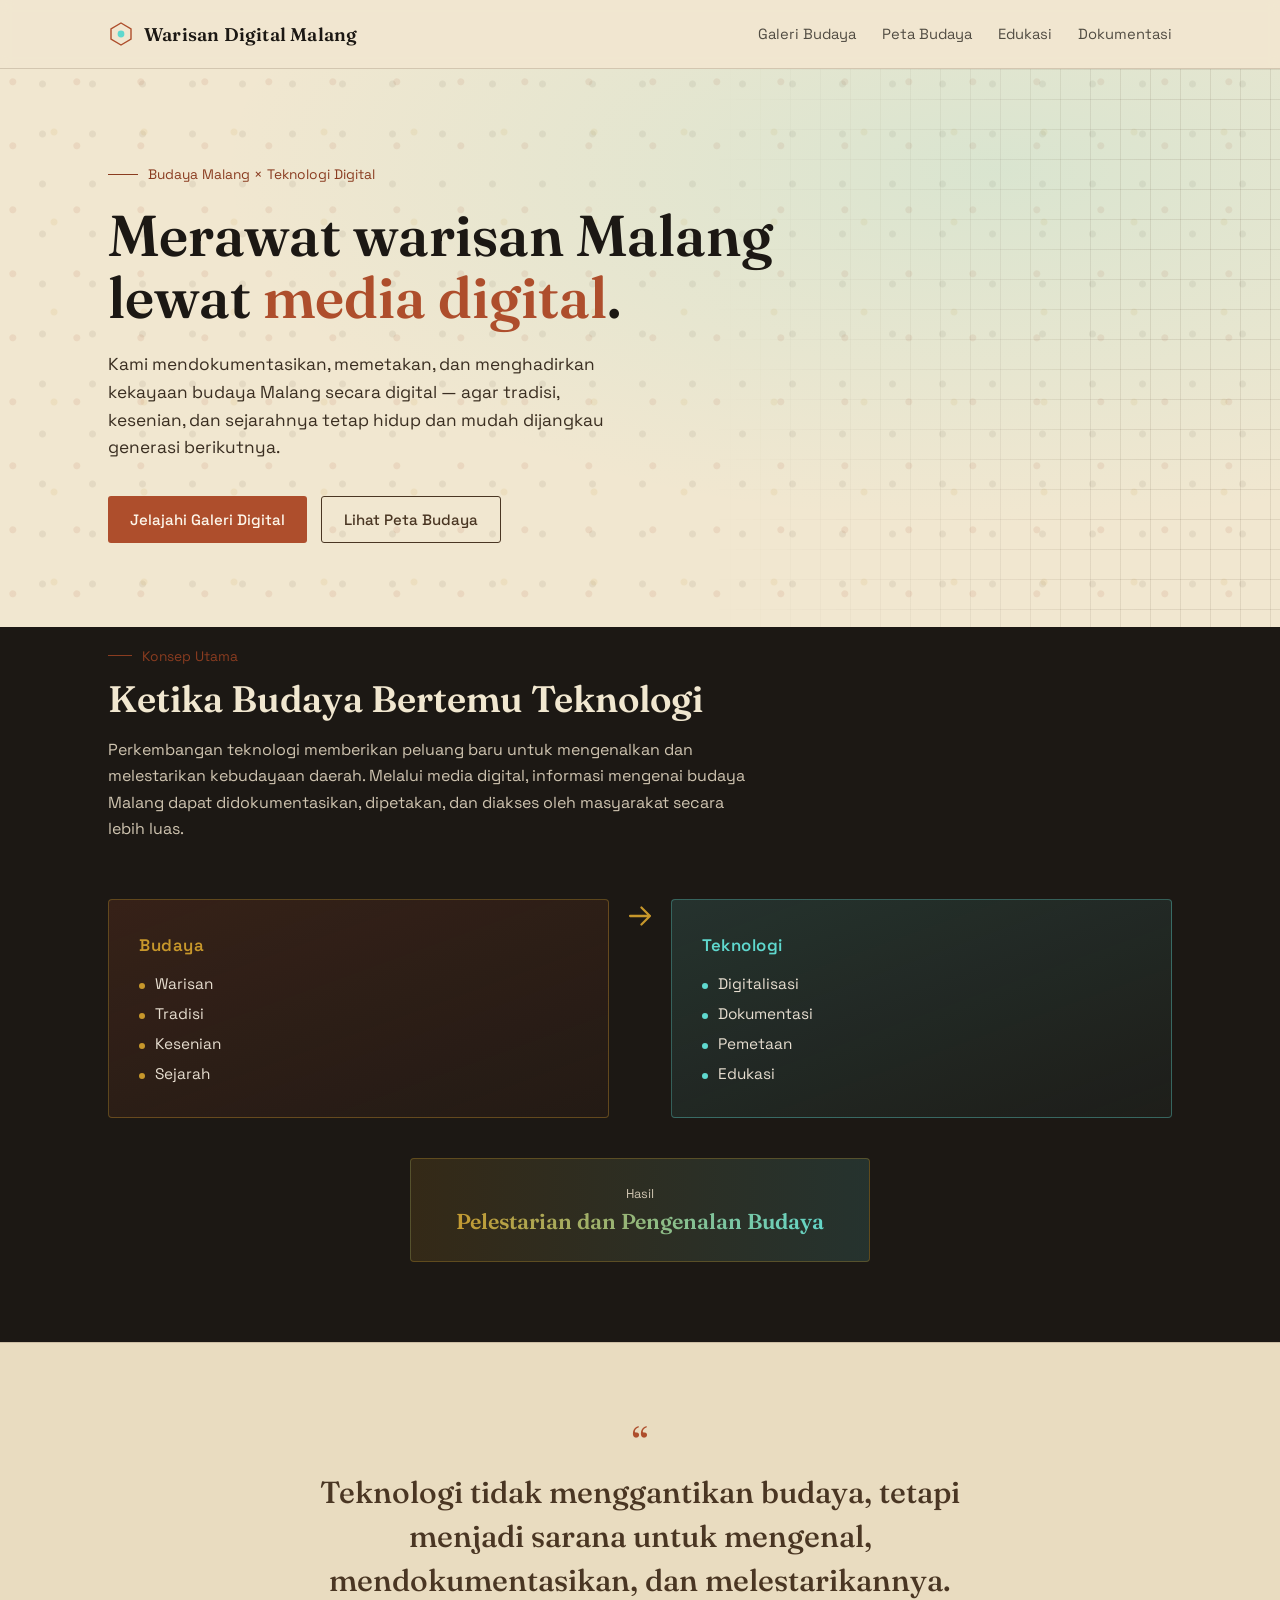
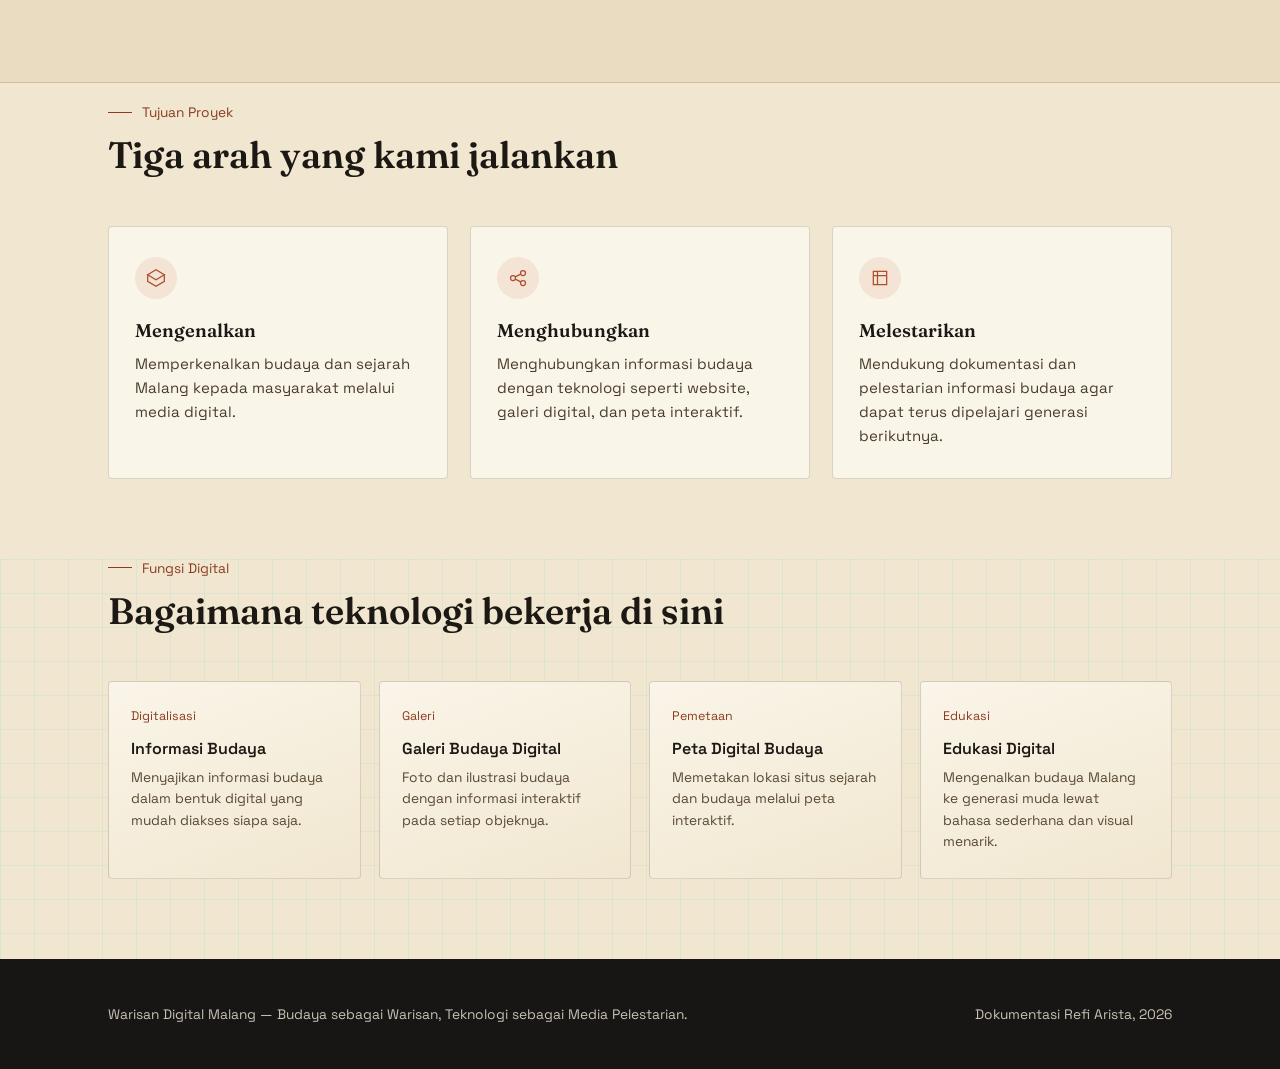
<file: index.html>
<!DOCTYPE html>
<html lang="id">
<head>
<meta charset="UTF-8">
<meta name="viewport" content="width=device-width, initial-scale=1, viewport-fit=cover">
<title>Warisan Digital Malang</title>
<link rel="preconnect" href="https://fonts.googleapis.com">
<link href="https://fonts.googleapis.com/css2?family=Fraunces:opsz,wght@9..144,400;9..144,600;9..144,700&family=Space+Grotesk:wght@400;500;600&display=swap" rel="stylesheet">
<link rel="stylesheet" href="assets/style.css">
</head>
<body>

<nav>
  <div class="wrap">
    <div class="brand">
      <svg width="26" height="26" viewBox="0 0 26 26" fill="none"><path d="M13 2L23 8V18L13 24L3 18V8L13 2Z" stroke="#AE4E2C" stroke-width="1.4"/><circle cx="13" cy="13" r="3.4" fill="#5FD8CE"/></svg>
      Warisan Digital Malang
    </div>
    <div class="navlinks">
      <a href="galeri.html">Galeri Budaya</a>
      <a href="peta.html">Peta Budaya</a>
      <a href="edukasi.html">Edukasi</a>
      <a href="dokumentasi.html">Dokumentasi</a>
    </div>
  </div>
</nav>

<section class="hero batik-bg">
  <div class="hero-grid"></div>
  <div class="wrap">
    <div class="hero-inner fade-up">
      <div class="eyebrow-line"><span class="dash"></span>Budaya Malang × Teknologi Digital</div>
      <h1>Merawat warisan Malang lewat <em>media digital</em>.</h1>
      <p class="lead">Kami mendokumentasikan, memetakan, dan menghadirkan kekayaan budaya Malang secara digital — agar tradisi, kesenian, dan sejarahnya tetap hidup dan mudah dijangkau generasi berikutnya.</p>
      <div class="cta-row">
        <a href="galeri.html" class="btn btn-primary">Jelajahi Galeri Digital</a>
        <a href="peta.html" class="btn btn-ghost">Lihat Peta Budaya</a>
      </div>
    </div>
  </div>
</section>

<section class="section meet" id="tentang">
  <div class="wrap">
    <div class="section-head">
      <div class="kicker"><span class="dash"></span>Konsep Utama</div>
      <h2>Ketika Budaya Bertemu Teknologi</h2>
      <p>Perkembangan teknologi memberikan peluang baru untuk mengenalkan dan melestarikan kebudayaan daerah. Melalui media digital, informasi mengenai budaya Malang dapat didokumentasikan, dipetakan, dan diakses oleh masyarakat secara lebih luas.</p>
    </div>

    <div class="meet-flow">
      <div class="flow-col budaya">
        <h3>Budaya</h3>
        <ul>
          <li>Warisan</li>
          <li>Tradisi</li>
          <li>Kesenian</li>
          <li>Sejarah</li>
        </ul>
      </div>
      <div class="flow-arrow">
        <svg width="34" height="34" viewBox="0 0 24 24" fill="none"><path d="M5 12h14M13 6l6 6-6 6" stroke="#C7972B" stroke-width="1.6" stroke-linecap="round" stroke-linejoin="round"/></svg>
      </div>
      <div class="flow-col teknologi">
        <h3>Teknologi</h3>
        <ul>
          <li>Digitalisasi</li>
          <li>Dokumentasi</li>
          <li>Pemetaan</li>
          <li>Edukasi</li>
        </ul>
      </div>
    </div>

    <div class="hasil-box">
      <div class="label">Hasil</div>
      <div class="value">Pelestarian dan Pengenalan Budaya</div>
    </div>
  </div>
</section>

<section class="quote-section">
  <div class="wrap">
    <div class="quote-inner">
      <div class="mark">&ldquo;</div>
      <p>Teknologi tidak menggantikan budaya, tetapi menjadi sarana untuk mengenal, mendokumentasikan, dan melestarikannya.</p>
    </div>
  </div>
</section>

<section class="section" id="tujuan">
  <div class="wrap">
    <div class="section-head">
      <div class="kicker"><span class="dash"></span>Tujuan Proyek</div>
      <h2>Tiga arah yang kami jalankan</h2>
    </div>
    <div class="tujuan-grid">
      <div class="tujuan-card">
        <div class="icon"><svg width="20" height="20" viewBox="0 0 24 24" fill="none"><path d="M12 2L2 8l10 6 10-6-10-6z" stroke="#AE4E2C" stroke-width="1.5"/><path d="M2 8v8l10 6 10-6V8" stroke="#AE4E2C" stroke-width="1.5"/></svg></div>
        <h3>Mengenalkan</h3>
        <p>Memperkenalkan budaya dan sejarah Malang kepada masyarakat melalui media digital.</p>
      </div>
      <div class="tujuan-card">
        <div class="icon"><svg width="20" height="20" viewBox="0 0 24 24" fill="none"><circle cx="6" cy="12" r="3" stroke="#AE4E2C" stroke-width="1.5"/><circle cx="18" cy="6" r="3" stroke="#AE4E2C" stroke-width="1.5"/><circle cx="18" cy="18" r="3" stroke="#AE4E2C" stroke-width="1.5"/><path d="M8.7 10.7L15.3 7.3M8.7 13.3L15.3 16.7" stroke="#AE4E2C" stroke-width="1.5"/></svg></div>
        <h3>Menghubungkan</h3>
        <p>Menghubungkan informasi budaya dengan teknologi seperti website, galeri digital, dan peta interaktif.</p>
      </div>
      <div class="tujuan-card">
        <div class="icon"><svg width="20" height="20" viewBox="0 0 24 24" fill="none"><path d="M4 4h16v16H4z" stroke="#AE4E2C" stroke-width="1.5"/><path d="M4 9h16M9 4v16" stroke="#AE4E2C" stroke-width="1.5"/></svg></div>
        <h3>Melestarikan</h3>
        <p>Mendukung dokumentasi dan pelestarian informasi budaya agar dapat terus dipelajari generasi berikutnya.</p>
      </div>
    </div>
  </div>
</section>

<section class="section grid-bg" style="padding-top:0;">
  <div class="wrap">
    <div class="section-head">
      <div class="kicker"><span class="dash"></span>Fungsi Digital</div>
      <h2>Bagaimana teknologi bekerja di sini</h2>
    </div>
    <div class="features-grid">
      <div class="feature-card" id="dokumentasi">
        <div class="fnum">Digitalisasi</div>
        <h4>Informasi Budaya</h4>
        <p>Menyajikan informasi budaya dalam bentuk digital yang mudah diakses siapa saja.</p>
      </div>
      <div class="feature-card" id="galeri">
        <div class="fnum">Galeri</div>
        <h4>Galeri Budaya Digital</h4>
        <p>Foto dan ilustrasi budaya dengan informasi interaktif pada setiap objeknya.</p>
      </div>
      <div class="feature-card" id="peta">
        <div class="fnum">Pemetaan</div>
        <h4>Peta Digital Budaya</h4>
        <p>Memetakan lokasi situs sejarah dan budaya melalui peta interaktif.</p>
      </div>
      <div class="feature-card" id="edukasi">
        <div class="fnum">Edukasi</div>
        <h4>Edukasi Digital</h4>
        <p>Mengenalkan budaya Malang ke generasi muda lewat bahasa sederhana dan visual menarik.</p>
      </div>
    </div>
  </div>
</section>

<footer>
  <div class="wrap">
    <div>Warisan Digital Malang — Budaya sebagai Warisan, Teknologi sebagai Media Pelestarian.</div>
    <div>Dokumentasi Refi Arista, 2026</div>
  </div>
</footer>

</body>
</html>
</file>
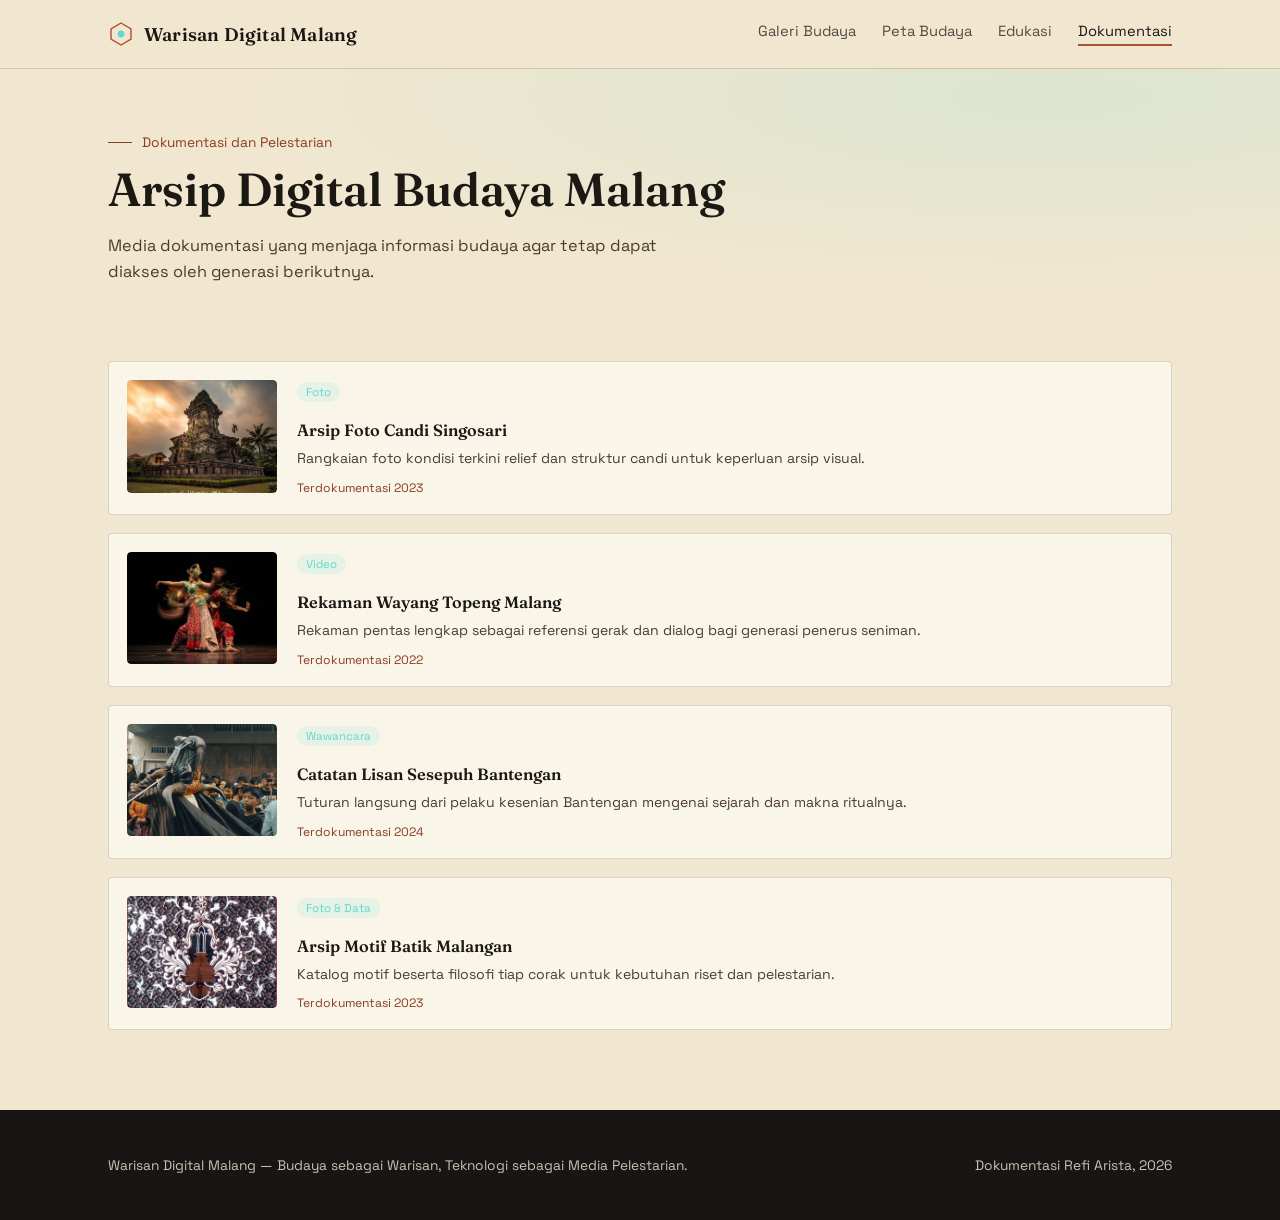
<file: dokumentasi.html>
<!DOCTYPE html>
<html lang="id">
<head>
<meta charset="UTF-8">
<meta name="viewport" content="width=device-width, initial-scale=1, viewport-fit=cover">
<title>Dokumentasi dan Pelestarian — Warisan Digital Malang</title>
<link rel="preconnect" href="https://fonts.googleapis.com">
<link href="https://fonts.googleapis.com/css2?family=Fraunces:opsz,wght@9..144,400;9..144,600;9..144,700&family=Space+Grotesk:wght@400;500;600&display=swap" rel="stylesheet">
<link rel="stylesheet" href="assets/style.css">
</head>
<body>
<nav>
  <div class="wrap">
    <a class="brand" href="index.html" style="text-decoration:none;">
      <svg width="26" height="26" viewBox="0 0 26 26" fill="none"><path d="M13 2L23 8V18L13 24L3 18V8L13 2Z" stroke="#AE4E2C" stroke-width="1.4"/><circle cx="13" cy="13" r="3.4" fill="#5FD8CE"/></svg>
      Warisan Digital Malang
    </a>
    <div class="navlinks">
      <a href="galeri.html" class="">Galeri Budaya</a>
      <a href="peta.html" class="">Peta Budaya</a>
      <a href="edukasi.html" class="">Edukasi</a>
      <a href="dokumentasi.html" class="active">Dokumentasi</a>
    </div>
  </div>
</nav>

<div class="pagehead"><div class="wrap">
  <div class="kicker"><span class="dash"></span>Dokumentasi dan Pelestarian</div>
  <h1>Arsip Digital Budaya Malang</h1>
  <p>Media dokumentasi yang menjaga informasi budaya agar tetap dapat diakses oleh generasi berikutnya.</p>
</div></div>
<div class="section"><div class="wrap">
  <div class="d-list">
    <div class="d-row">
      <div class="img-placeholder has-photo"><img src="assets/images/candi-singosari.jpg" alt="Arsip Foto Candi Singosari" loading="lazy"></div>
      <div class="d-info">
        <span class="g-cat">Foto</span>
        <h3>Arsip Foto Candi Singosari</h3>
        <p>Rangkaian foto kondisi terkini relief dan struktur candi untuk keperluan arsip visual.</p>
        <div class="d-status">Terdokumentasi 2023</div>
      </div>
    </div>
    <div class="d-row">
      <div class="img-placeholder has-photo"><img src="assets/images/wayang-topeng-malang.jpg" alt="Rekaman Wayang Topeng Malang" loading="lazy"></div>
      <div class="d-info">
        <span class="g-cat">Video</span>
        <h3>Rekaman Wayang Topeng Malang</h3>
        <p>Rekaman pentas lengkap sebagai referensi gerak dan dialog bagi generasi penerus seniman.</p>
        <div class="d-status">Terdokumentasi 2022</div>
      </div>
    </div>
    <div class="d-row">
      <div class="img-placeholder has-photo"><img src="assets/images/bantengan.jpg" alt="Catatan Lisan Sesepuh Bantengan" loading="lazy"></div>
      <div class="d-info">
        <span class="g-cat">Wawancara</span>
        <h3>Catatan Lisan Sesepuh Bantengan</h3>
        <p>Tuturan langsung dari pelaku kesenian Bantengan mengenai sejarah dan makna ritualnya.</p>
        <div class="d-status">Terdokumentasi 2024</div>
      </div>
    </div>
    <div class="d-row">
      <div class="img-placeholder has-photo"><img src="assets/images/batik-malangan.jpg" alt="Arsip Motif Batik Malangan" loading="lazy"></div>
      <div class="d-info">
        <span class="g-cat">Foto & Data</span>
        <h3>Arsip Motif Batik Malangan</h3>
        <p>Katalog motif beserta filosofi tiap corak untuk kebutuhan riset dan pelestarian.</p>
        <div class="d-status">Terdokumentasi 2023</div>
      </div>
    </div></div>
</div></div>

<footer>
  <div class="wrap">
    <div>Warisan Digital Malang — Budaya sebagai Warisan, Teknologi sebagai Media Pelestarian.</div>
    <div>Dokumentasi Refi Arista, 2026</div>
  </div>
</footer>
</body>
</html>
</file>
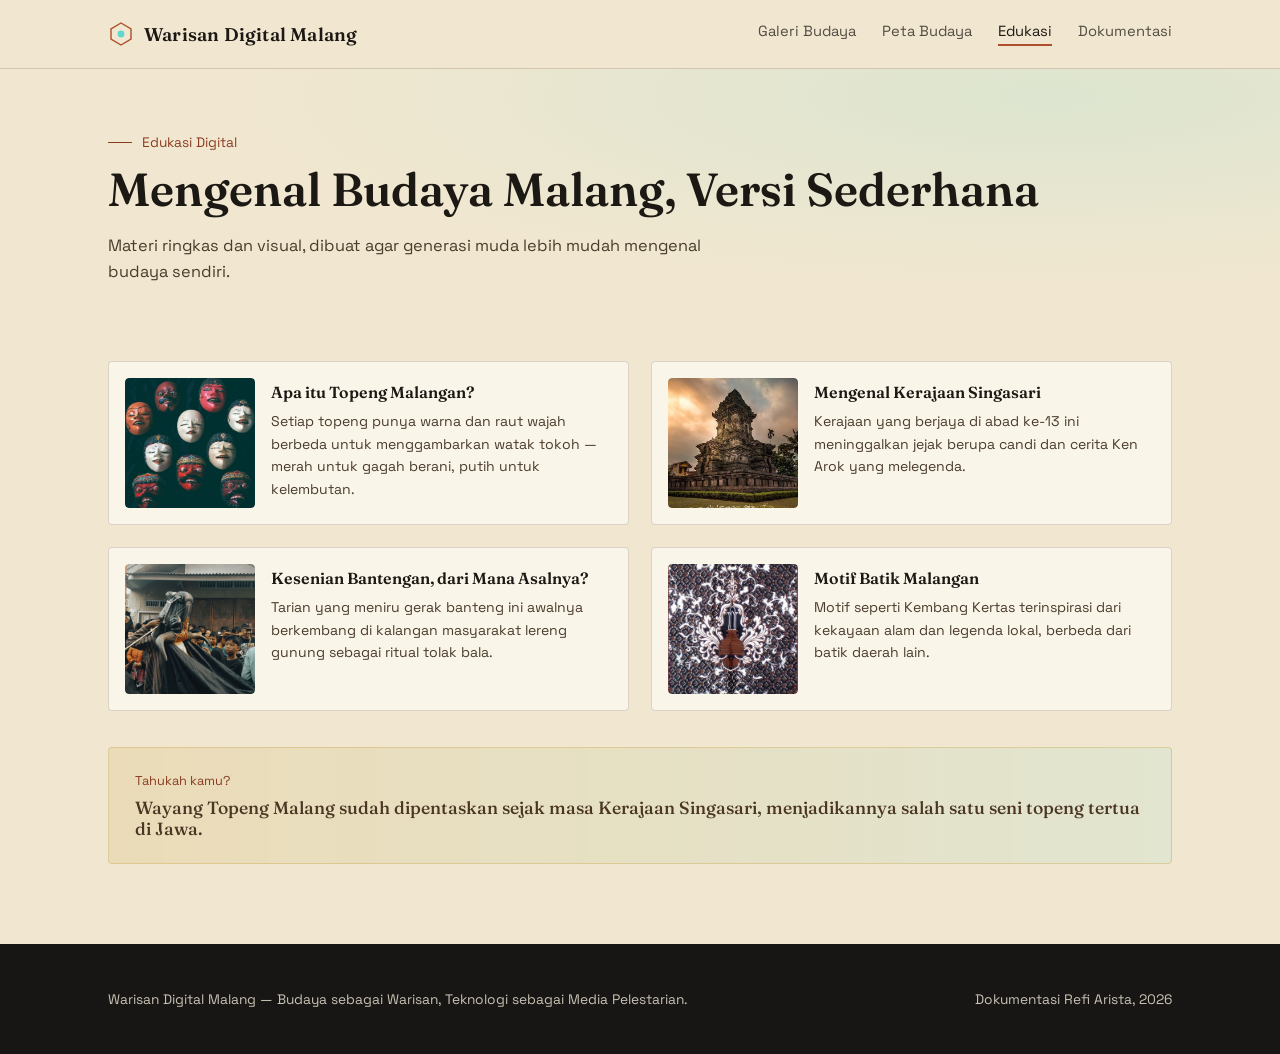
<file: edukasi.html>
<!DOCTYPE html>
<html lang="id">
<head>
<meta charset="UTF-8">
<meta name="viewport" content="width=device-width, initial-scale=1, viewport-fit=cover">
<title>Edukasi Digital — Warisan Digital Malang</title>
<link rel="preconnect" href="https://fonts.googleapis.com">
<link href="https://fonts.googleapis.com/css2?family=Fraunces:opsz,wght@9..144,400;9..144,600;9..144,700&family=Space+Grotesk:wght@400;500;600&display=swap" rel="stylesheet">
<link rel="stylesheet" href="assets/style.css">
</head>
<body>
<nav>
  <div class="wrap">
    <a class="brand" href="index.html" style="text-decoration:none;">
      <svg width="26" height="26" viewBox="0 0 26 26" fill="none"><path d="M13 2L23 8V18L13 24L3 18V8L13 2Z" stroke="#AE4E2C" stroke-width="1.4"/><circle cx="13" cy="13" r="3.4" fill="#5FD8CE"/></svg>
      Warisan Digital Malang
    </a>
    <div class="navlinks">
      <a href="galeri.html" class="">Galeri Budaya</a>
      <a href="peta.html" class="">Peta Budaya</a>
      <a href="edukasi.html" class="active">Edukasi</a>
      <a href="dokumentasi.html" class="">Dokumentasi</a>
    </div>
  </div>
</nav>

<div class="pagehead"><div class="wrap">
  <div class="kicker"><span class="dash"></span>Edukasi Digital</div>
  <h1>Mengenal Budaya Malang, Versi Sederhana</h1>
  <p>Materi ringkas dan visual, dibuat agar generasi muda lebih mudah mengenal budaya sendiri.</p>
</div></div>
<div class="section"><div class="wrap">
  <div class="e-grid">
    <div class="e-card">
      <div class="img-placeholder has-photo"><img src="assets/images/topeng-malangan.jpg" alt="Apa itu Topeng Malangan?" loading="lazy"></div>
      <div class="e-info"><h3>Apa itu Topeng Malangan?</h3><p>Setiap topeng punya warna dan raut wajah berbeda untuk menggambarkan watak tokoh — merah untuk gagah berani, putih untuk kelembutan.</p></div>
    </div>
    <div class="e-card">
      <div class="img-placeholder has-photo"><img src="assets/images/candi-singosari.jpg" alt="Mengenal Kerajaan Singasari" loading="lazy"></div>
      <div class="e-info"><h3>Mengenal Kerajaan Singasari</h3><p>Kerajaan yang berjaya di abad ke-13 ini meninggalkan jejak berupa candi dan cerita Ken Arok yang melegenda.</p></div>
    </div>
    <div class="e-card">
      <div class="img-placeholder has-photo"><img src="assets/images/bantengan.jpg" alt="Kesenian Bantengan, dari Mana Asalnya?" loading="lazy"></div>
      <div class="e-info"><h3>Kesenian Bantengan, dari Mana Asalnya?</h3><p>Tarian yang meniru gerak banteng ini awalnya berkembang di kalangan masyarakat lereng gunung sebagai ritual tolak bala.</p></div>
    </div>
    <div class="e-card">
      <div class="img-placeholder has-photo"><img src="assets/images/batik-malangan.jpg" alt="Motif Batik Malangan" loading="lazy"></div>
      <div class="e-info"><h3>Motif Batik Malangan</h3><p>Motif seperti Kembang Kertas terinspirasi dari kekayaan alam dan legenda lokal, berbeda dari batik daerah lain.</p></div>
    </div></div>
  <div class="fact-box">
    <div class="lbl">Tahukah kamu?</div>
    <p>Wayang Topeng Malang sudah dipentaskan sejak masa Kerajaan Singasari, menjadikannya salah satu seni topeng tertua di Jawa.</p>
  </div>
</div></div>

<footer>
  <div class="wrap">
    <div>Warisan Digital Malang — Budaya sebagai Warisan, Teknologi sebagai Media Pelestarian.</div>
    <div>Dokumentasi Refi Arista, 2026</div>
  </div>
</footer>
</body>
</html>
</file>
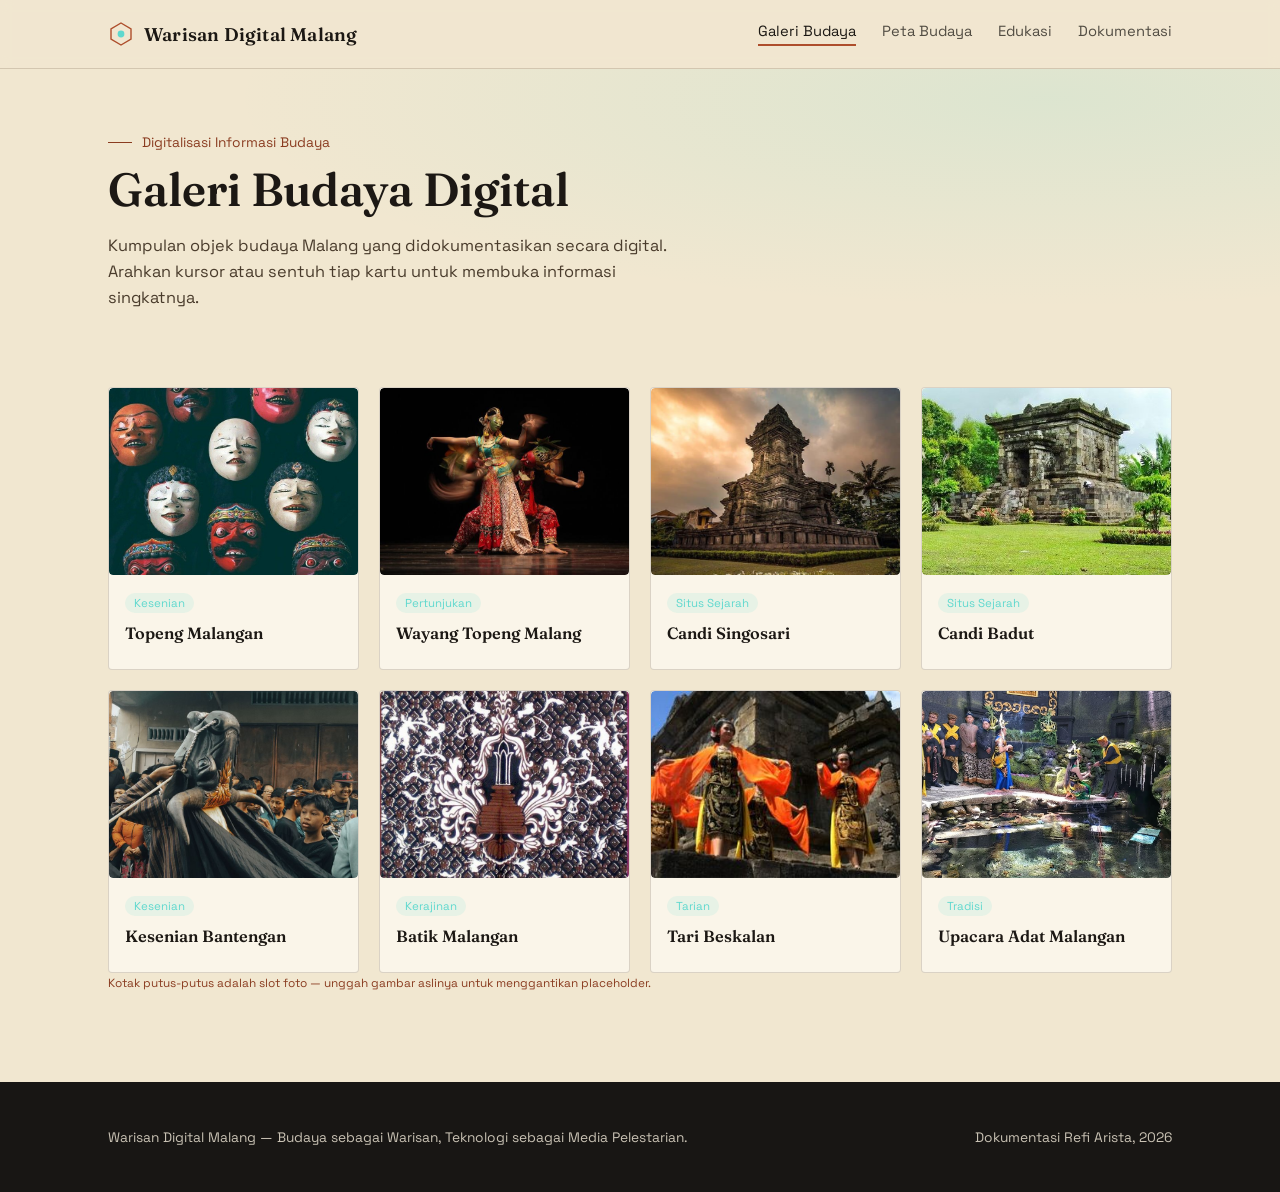
<file: galeri.html>
<!DOCTYPE html>
<html lang="id">
<head>
<meta charset="UTF-8">
<meta name="viewport" content="width=device-width, initial-scale=1, viewport-fit=cover">
<title>Galeri Budaya Digital — Warisan Digital Malang</title>
<link rel="preconnect" href="https://fonts.googleapis.com">
<link href="https://fonts.googleapis.com/css2?family=Fraunces:opsz,wght@9..144,400;9..144,600;9..144,700&family=Space+Grotesk:wght@400;500;600&display=swap" rel="stylesheet">
<link rel="stylesheet" href="assets/style.css">
</head>
<body>
<nav>
  <div class="wrap">
    <a class="brand" href="index.html" style="text-decoration:none;">
      <svg width="26" height="26" viewBox="0 0 26 26" fill="none"><path d="M13 2L23 8V18L13 24L3 18V8L13 2Z" stroke="#AE4E2C" stroke-width="1.4"/><circle cx="13" cy="13" r="3.4" fill="#5FD8CE"/></svg>
      Warisan Digital Malang
    </a>
    <div class="navlinks">
      <a href="galeri.html" class="active">Galeri Budaya</a>
      <a href="peta.html" class="">Peta Budaya</a>
      <a href="edukasi.html" class="">Edukasi</a>
      <a href="dokumentasi.html" class="">Dokumentasi</a>
    </div>
  </div>
</nav>

<div class="pagehead"><div class="wrap">
  <div class="kicker"><span class="dash"></span>Digitalisasi Informasi Budaya</div>
  <h1>Galeri Budaya Digital</h1>
  <p>Kumpulan objek budaya Malang yang didokumentasikan secara digital. Arahkan kursor atau sentuh tiap kartu untuk membuka informasi singkatnya.</p>
</div></div>
<div class="section"><div class="wrap">
  <div class="g-grid">
    <div class="g-card" tabindex="0">
      <div class="img-placeholder has-photo"><img src="assets/images/topeng-malangan.jpg" alt="Topeng Malangan" loading="lazy"></div>
      <div class="g-info">
        <span class="g-cat">Kesenian</span>
        <h3>Topeng Malangan</h3>
        <p>Ukiran topeng kayu khas Malang yang menjadi wajah tari Wayang Topeng, tiap warna dan bentuk menggambarkan karakter berbeda.</p>
      </div>
    </div>
    <div class="g-card" tabindex="0">
      <div class="img-placeholder has-photo"><img src="assets/images/wayang-topeng-malang.jpg" alt="Wayang Topeng Malang" loading="lazy"></div>
      <div class="g-info">
        <span class="g-cat">Pertunjukan</span>
        <h3>Wayang Topeng Malang</h3>
        <p>Seni pertunjukan tari bertopeng yang mengisahkan lakon Panji, salah satu tradisi tertua yang masih dilestarikan di Malang.</p>
      </div>
    </div>
    <div class="g-card" tabindex="0">
      <div class="img-placeholder has-photo"><img src="assets/images/candi-singosari.jpg" alt="Candi Singosari" loading="lazy"></div>
      <div class="g-info">
        <span class="g-cat">Situs Sejarah</span>
        <h3>Candi Singosari</h3>
        <p>Peninggalan Kerajaan Singasari abad ke-13, saksi bisu kejayaan Malang sebagai pusat kekuasaan di Jawa Timur.</p>
      </div>
    </div>
    <div class="g-card" tabindex="0">
      <div class="img-placeholder has-photo"><img src="assets/images/candi-badut.jpg" alt="Candi Badut" loading="lazy"></div>
      <div class="g-info">
        <span class="g-cat">Situs Sejarah</span>
        <h3>Candi Badut</h3>
        <p>Candi tertua di Malang, diperkirakan berdiri sejak abad ke-8 pada masa Kerajaan Kanjuruhan.</p>
      </div>
    </div>
    <div class="g-card" tabindex="0">
      <div class="img-placeholder has-photo"><img src="assets/images/bantengan.jpg" alt="Kesenian Bantengan" loading="lazy"></div>
      <div class="g-info">
        <span class="g-cat">Kesenian</span>
        <h3>Kesenian Bantengan</h3>
        <p>Tarian rakyat bernuansa mistis yang menampilkan sosok banteng, populer di lereng pegunungan sekitar Malang.</p>
      </div>
    </div>
    <div class="g-card" tabindex="0">
      <div class="img-placeholder has-photo"><img src="assets/images/batik-malangan.jpg" alt="Batik Malangan" loading="lazy"></div>
      <div class="g-info">
        <span class="g-cat">Kerajinan</span>
        <h3>Batik Malangan</h3>
        <p>Batik dengan motif khas seperti Kembang Kertas dan Teratai Sedunia, mencerminkan identitas visual masyarakat Malang.</p>
      </div>
    </div>
    <div class="g-card" tabindex="0">
      <div class="img-placeholder has-photo"><img src="assets/images/tari-beskalan.jpg" alt="Tari Beskalan" loading="lazy"></div>
      <div class="g-info">
        <span class="g-cat">Tarian</span>
        <h3>Tari Beskalan</h3>
        <p>Tarian penyambutan tradisional yang biasa dipentaskan pada upacara adat dan penyambutan tamu kehormatan.</p>
      </div>
    </div>
    <div class="g-card" tabindex="0">
      <div class="img-placeholder has-photo"><img src="assets/images/upacara-adat.jpg" alt="Upacara Adat Malangan" loading="lazy"></div>
      <div class="g-info">
        <span class="g-cat">Tradisi</span>
        <h3>Upacara Adat Malangan</h3>
        <p>Ragam ritual dan selamatan yang masih dijalankan masyarakat sebagai wujud syukur dan penghormatan leluhur.</p>
      </div>
    </div></div>
  <p class="g-hint">Kotak putus-putus adalah slot foto — unggah gambar aslinya untuk menggantikan placeholder.</p>
</div></div>

<footer>
  <div class="wrap">
    <div>Warisan Digital Malang — Budaya sebagai Warisan, Teknologi sebagai Media Pelestarian.</div>
    <div>Dokumentasi Refi Arista, 2026</div>
  </div>
</footer>
</body>
</html>
</file>
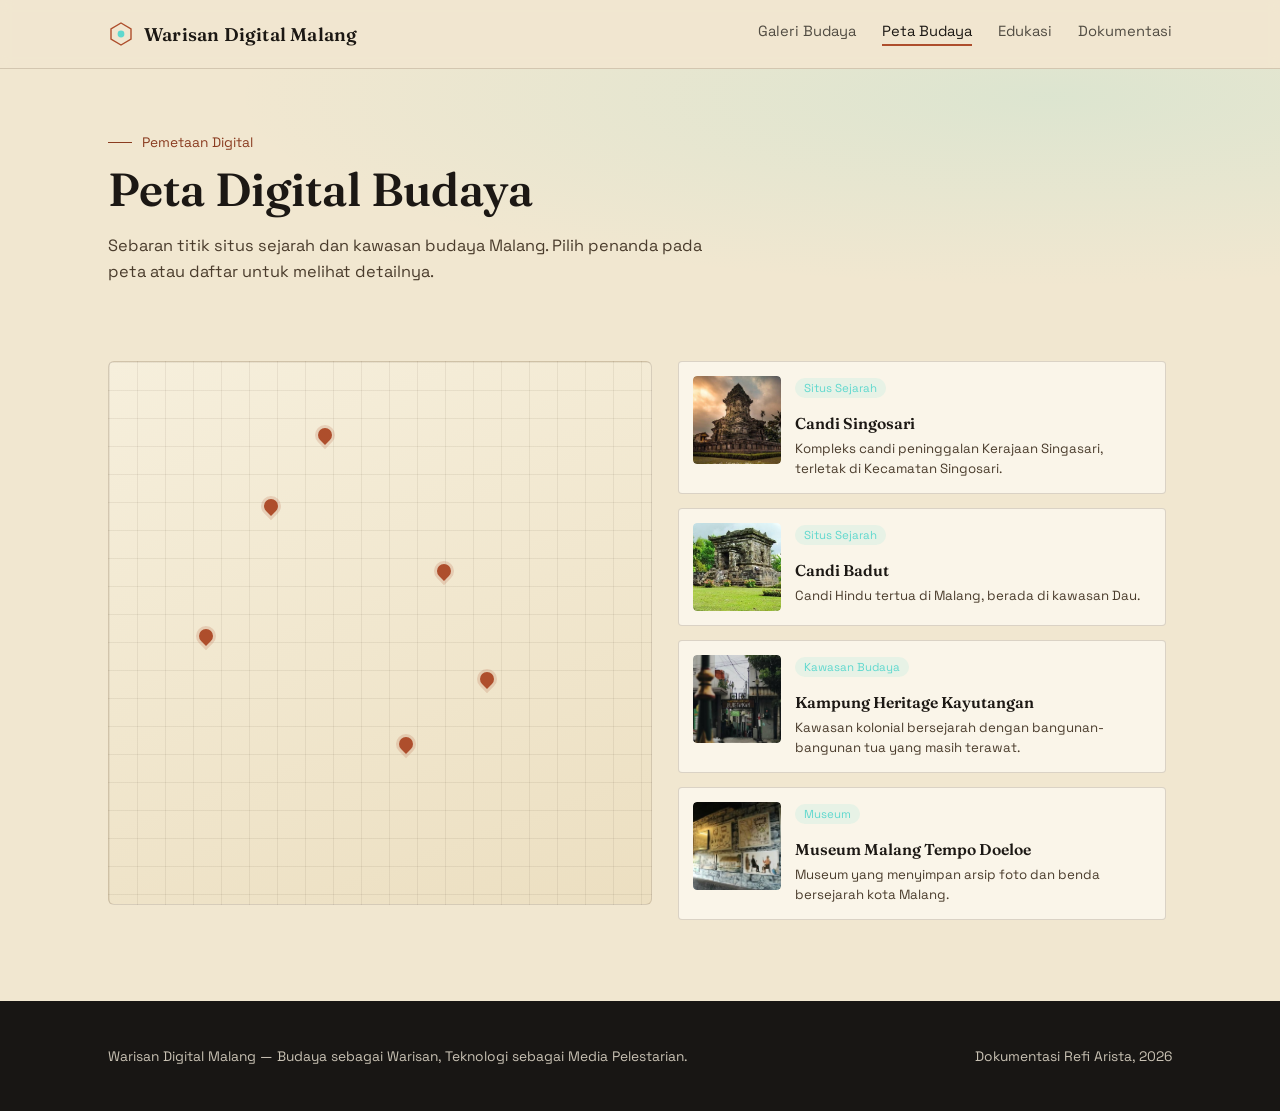
<file: peta.html>
<!DOCTYPE html>
<html lang="id">
<head>
<meta charset="UTF-8">
<meta name="viewport" content="width=device-width, initial-scale=1, viewport-fit=cover">
<title>Peta Digital Budaya — Warisan Digital Malang</title>
<link rel="preconnect" href="https://fonts.googleapis.com">
<link href="https://fonts.googleapis.com/css2?family=Fraunces:opsz,wght@9..144,400;9..144,600;9..144,700&family=Space+Grotesk:wght@400;500;600&display=swap" rel="stylesheet">
<link rel="stylesheet" href="assets/style.css">
</head>
<body>
<nav>
  <div class="wrap">
    <a class="brand" href="index.html" style="text-decoration:none;">
      <svg width="26" height="26" viewBox="0 0 26 26" fill="none"><path d="M13 2L23 8V18L13 24L3 18V8L13 2Z" stroke="#AE4E2C" stroke-width="1.4"/><circle cx="13" cy="13" r="3.4" fill="#5FD8CE"/></svg>
      Warisan Digital Malang
    </a>
    <div class="navlinks">
      <a href="galeri.html" class="">Galeri Budaya</a>
      <a href="peta.html" class="active">Peta Budaya</a>
      <a href="edukasi.html" class="">Edukasi</a>
      <a href="dokumentasi.html" class="">Dokumentasi</a>
    </div>
  </div>
</nav>

<div class="pagehead"><div class="wrap">
  <div class="kicker"><span class="dash"></span>Pemetaan Digital</div>
  <h1>Peta Digital Budaya</h1>
  <p>Sebaran titik situs sejarah dan kawasan budaya Malang. Pilih penanda pada peta atau daftar untuk melihat detailnya.</p>
</div></div>
<div class="section"><div class="wrap">
  <div class="map-layout">
    <div class="map-box"><button class="pin" style="left:30%; top:28%;" data-target="site-0" aria-label="Candi Singosari"><span></span></button><button class="pin" style="left:18%; top:52%;" data-target="site-1" aria-label="Candi Badut"><span></span></button><button class="pin" style="left:62%; top:40%;" data-target="site-2" aria-label="Kampung Heritage Kayutangan"><span></span></button><button class="pin" style="left:70%; top:60%;" data-target="site-3" aria-label="Museum Malang Tempo Doeloe"><span></span></button><button class="pin" style="left:55%; top:72%;" data-target="site-4" aria-label="Alun-Alun Malang"><span></span></button><button class="pin" style="left:40%; top:15%;" data-target="site-5" aria-label="Situs Makam Raden Panji"><span></span></button></div>
    <div class="site-list">
    <div class="site-row" id="site-0">
      <div class="site-thumb"><div class="img-placeholder has-photo"><img src="assets/images/candi-singosari.jpg" alt="Candi Singosari" loading="lazy"></div></div>
      <div>
        <span class="g-cat">Situs Sejarah</span>
        <h3>Candi Singosari</h3>
        <p>Kompleks candi peninggalan Kerajaan Singasari, terletak di Kecamatan Singosari.</p>
      </div>
    </div>
    <div class="site-row" id="site-1">
      <div class="site-thumb"><div class="img-placeholder has-photo"><img src="assets/images/candi-badut.jpg" alt="Candi Badut" loading="lazy"></div></div>
      <div>
        <span class="g-cat">Situs Sejarah</span>
        <h3>Candi Badut</h3>
        <p>Candi Hindu tertua di Malang, berada di kawasan Dau.</p>
      </div>
    </div>
    <div class="site-row" id="site-2">
      <div class="site-thumb"><div class="img-placeholder has-photo"><img src="assets/images/kampung-kayutangan.jpg" alt="Kampung Heritage Kayutangan" loading="lazy"></div></div>
      <div>
        <span class="g-cat">Kawasan Budaya</span>
        <h3>Kampung Heritage Kayutangan</h3>
        <p>Kawasan kolonial bersejarah dengan bangunan-bangunan tua yang masih terawat.</p>
      </div>
    </div>
    <div class="site-row" id="site-3">
      <div class="site-thumb"><div class="img-placeholder has-photo"><img src="assets/images/museum-tempo-doeloe.jpg" alt="Museum Malang Tempo Doeloe" loading="lazy"></div></div>
      <div>
        <span class="g-cat">Museum</span>
        <h3>Museum Malang Tempo Doeloe</h3>
        <p>Museum yang menyimpan arsip foto dan benda bersejarah kota Malang.</p>
      </div>
    </div>
    <div class="site-row" id="site-4">
      <div class="site-thumb"><div class="img-placeholder has-photo"><img src="assets/images/alun-alun-malang.jpg" alt="Alun-Alun Malang" loading="lazy"></div></div>
      <div>
        <span class="g-cat">Ruang Publik Budaya</span>
        <h3>Alun-Alun Malang</h3>
        <p>Pusat kota yang kerap menjadi lokasi pergelaran seni dan budaya masyarakat.</p>
      </div>
    </div>
    <div class="site-row" id="site-5">
      <div class="site-thumb"><div class="img-placeholder has-photo"><img src="assets/images/makam-panji.jpg" alt="Situs Makam Raden Panji" loading="lazy"></div></div>
      <div>
        <span class="g-cat">Situs Budaya</span>
        <h3>Situs Makam Raden Panji</h3>
        <p>Kompleks pusara di kawasan Kepanjen yang diyakini terkait riwayat R. Panji: makam Putri Probo Retno (istri R. Panji Pulang Jiwo), R. Panji Saputro (putra R. Panji), dan Panji Sosro (kuda milik R. Panji). Situs ini belum masuk daftar resmi Cagar Budaya daerah.</p>
      </div>
    </div></div>
  </div>
</div></div>
<script src="assets/main.js"></script>

<footer>
  <div class="wrap">
    <div>Warisan Digital Malang — Budaya sebagai Warisan, Teknologi sebagai Media Pelestarian.</div>
    <div>Dokumentasi Refi Arista, 2026</div>
  </div>
</footer>
</body>
</html>
</file>
<file: assets/style.css>
/* ==== index.html ==== */
:root{
  --cream:#F1E7D0;
  --cream-2:#e9dcc0;
  --brick:#AE4E2C;
  --brick-dark:#8a3c20;
  --earth:#4A3623;
  --gold:#C7972B;
  --ink:#1C1814;
  --tech-dark:#181614;
  --cyan:#5FD8CE;
  --line: rgba(74,54,35,0.18);
  padding-top: env(safe-area-inset-top, 0px);
  padding-bottom: env(safe-area-inset-bottom, 0px);
  box-sizing: border-box;
}
*{box-sizing:border-box;}
html,body{margin:0;padding:0;background:var(--cream);color:var(--ink);font-family:'Space Grotesk',sans-serif;overflow-x:hidden;}
h1,h2,h3,.display{font-family:'Fraunces',serif;}
img{max-width:100%;}
.wrap{max-width:1120px;margin:0 auto;padding:0 28px;}
a{color:inherit;}

/* pattern helpers */
.batik-bg{
  background-image:
    radial-gradient(circle at 20% 20%, rgba(174,78,44,0.10) 0 3px, transparent 4px),
    radial-gradient(circle at 60% 70%, rgba(199,151,43,0.10) 0 3px, transparent 4px),
    radial-gradient(circle at 85% 30%, rgba(74,54,35,0.08) 0 3px, transparent 4px);
  background-size:64px 64px, 90px 90px, 50px 50px;
}
.grid-bg{
  background-image:
    linear-gradient(rgba(95,216,206,0.14) 1px, transparent 1px),
    linear-gradient(90deg, rgba(95,216,206,0.14) 1px, transparent 1px);
  background-size:34px 34px;
}

/* NAV */
nav{position:sticky;top:0;z-index:50;background:rgba(241,231,208,0.92);backdrop-filter:blur(6px);border-bottom:1px solid var(--line);top:env(safe-area-inset-top,0px);}
nav .wrap{display:flex;align-items:center;justify-content:space-between;height:68px;}
.brand{display:flex;align-items:center;gap:10px;font-family:'Fraunces',serif;font-weight:600;font-size:1.15rem;letter-spacing:.2px;}
.brand svg{flex:none;}
.navlinks{display:flex;gap:26px;font-size:.92rem;}
.navlinks a{text-decoration:none;opacity:.8;transition:opacity .2s;}
.navlinks a:hover{opacity:1;}
@media (max-width:720px){.navlinks{display:none;}}

/* HERO */
.hero{position:relative;padding:96px 0 84px;overflow:hidden;}
.hero::before{content:"";position:absolute;inset:0;background:
  radial-gradient(ellipse at 78% 18%, rgba(95,216,206,0.16), transparent 55%);}
.hero-grid{position:absolute;right:-6%;top:0;bottom:0;width:56%;
  background-image:linear-gradient(rgba(74,54,35,0.10) 1px, transparent 1px), linear-gradient(90deg, rgba(74,54,35,0.10) 1px, transparent 1px);
  background-size:30px 30px;
  mask-image:linear-gradient(to left, black 30%, transparent 90%);
}
.hero-inner{position:relative;max-width:680px;}
.eyebrow-line{display:flex;align-items:center;gap:10px;margin-bottom:22px;color:var(--brick-dark);font-size:.86rem;}
.eyebrow-line .dash{width:30px;height:1px;background:var(--brick-dark);}
.hero h1{font-size:clamp(2.3rem,5vw,3.6rem);line-height:1.08;font-weight:600;margin:0 0 22px;}
.hero h1 em{font-style:normal;color:var(--brick);}
.hero p.lead{font-size:1.08rem;line-height:1.6;color:#3a2e21;max-width:520px;margin:0 0 34px;}
.cta-row{display:flex;gap:14px;flex-wrap:wrap;}
.btn{display:inline-flex;align-items:center;gap:8px;padding:13px 22px;border-radius:3px;font-size:.94rem;text-decoration:none;font-weight:500;transition:transform .15s ease, box-shadow .15s ease;}
.btn-primary{background:var(--brick);color:#fdf6ea;}
.btn-primary:hover{transform:translateY(-2px);box-shadow:0 8px 18px rgba(174,78,44,0.28);}
.btn-ghost{border:1px solid var(--earth);color:var(--earth);}
.btn-ghost:hover{background:rgba(74,54,35,0.06);}

/* SECTION HEADS */
.section{padding:88px 0;}
.section-head{max-width:640px;margin:0 0 48px;}
.section-head .kicker{color:var(--brick-dark);font-size:.86rem;margin-bottom:12px;display:flex;align-items:center;gap:10px;}
.kicker .dash{width:24px;height:1px;background:var(--brick-dark);}
.section-head h2{font-size:clamp(1.7rem,3vw,2.3rem);font-weight:600;margin:0 0 14px;line-height:1.2;}
.section-head p{color:#493c2c;line-height:1.65;font-size:1rem;}

/* MEET SECTION (budaya x teknologi) */
.meet{background:var(--ink);color:var(--cream);position:relative;}
.meet .section-head h2, .meet .section-head p{color:var(--cream);}
.meet .section-head p{color:#cfc4b0;}
.meet-flow{display:grid;grid-template-columns:1fr auto 1fr;gap:0;align-items:start;margin:56px 0 40px;}
.flow-col{padding:34px 30px;border-radius:4px;position:relative;}
.flow-col.budaya{background:linear-gradient(160deg, rgba(174,78,44,0.18), rgba(174,78,44,0.05));border:1px solid rgba(199,151,43,0.35);}
.flow-col.teknologi{background:linear-gradient(160deg, rgba(95,216,206,0.14), rgba(95,216,206,0.03));border:1px solid rgba(95,216,206,0.35);}
.flow-col h3{font-family:'Space Grotesk',sans-serif;font-weight:600;font-size:1.05rem;margin:0 0 18px;letter-spacing:.03em;}
.flow-col.budaya h3{color:var(--gold);}
.flow-col.teknologi h3{color:var(--cyan);}
.flow-col ul{list-style:none;margin:0;padding:0;display:flex;flex-direction:column;gap:11px;}
.flow-col li{font-size:.96rem;color:#e7ded0;padding-left:16px;position:relative;}
.flow-col li::before{content:"";position:absolute;left:0;top:9px;width:6px;height:6px;border-radius:50%;}
.flow-col.budaya li::before{background:var(--gold);}
.flow-col.teknologi li::before{background:var(--cyan);}
.flow-arrow{display:flex;align-items:center;justify-content:center;padding:0 14px;}
@media (max-width:760px){.meet-flow{grid-template-columns:1fr;}.flow-arrow{transform:rotate(90deg);padding:14px 0;}}

.hasil-box{max-width:460px;margin:0 auto;text-align:center;padding:26px 30px;border-radius:4px;background:linear-gradient(90deg, rgba(199,151,43,0.14), rgba(95,216,206,0.14));border:1px solid rgba(199,151,43,0.3);}
.hasil-box .label{font-size:.8rem;color:#cfc4b0;margin-bottom:6px;}
.hasil-box .value{font-family:'Fraunces',serif;font-size:1.35rem;font-weight:600;background:linear-gradient(90deg,var(--gold),var(--cyan));-webkit-background-clip:text;background-clip:text;color:transparent;}

/* QUOTE */
.quote-section{padding:80px 0;background:var(--cream-2);border-top:1px solid var(--line);border-bottom:1px solid var(--line);}
.quote-inner{max-width:760px;margin:0 auto;text-align:center;}
.quote-inner .mark{font-family:'Fraunces',serif;font-size:2.6rem;color:var(--brick);line-height:1;margin-bottom:6px;}
.quote-inner p{font-family:'Fraunces',serif;font-size:clamp(1.35rem,2.6vw,1.9rem);line-height:1.45;font-weight:500;color:var(--earth);margin:0;}

/* TUJUAN */
.tujuan-grid{display:grid;grid-template-columns:repeat(3,1fr);gap:22px;}
@media (max-width:820px){.tujuan-grid{grid-template-columns:1fr;}}
.tujuan-card{padding:30px 26px;background:#faf5e9;border:1px solid var(--line);border-radius:4px;position:relative;}
.tujuan-card .icon{width:42px;height:42px;border-radius:50%;background:rgba(174,78,44,0.1);display:flex;align-items:center;justify-content:center;margin-bottom:20px;}
.tujuan-card h3{font-size:1.15rem;margin:0 0 10px;font-weight:600;}
.tujuan-card p{font-size:.94rem;line-height:1.6;color:#4a3c2c;margin:0;}

/* FEATURES TEASER */
.features-grid{display:grid;grid-template-columns:repeat(4,1fr);gap:18px;}
@media (max-width:900px){.features-grid{grid-template-columns:repeat(2,1fr);}}
.feature-card{padding:26px 22px;border:1px solid var(--line);border-radius:4px;background:linear-gradient(160deg,#faf5e9, #f1e7d0);transition:border-color .2s;}
.feature-card:hover{border-color:var(--brick);}
.feature-card .fnum{font-size:.78rem;color:var(--brick-dark);margin-bottom:14px;}
.feature-card h4{font-size:1rem;margin:0 0 8px;font-weight:600;}
.feature-card p{font-size:.86rem;color:#584833;line-height:1.55;margin:0;}

footer{padding:46px 0;background:var(--tech-dark);color:#c9c2b4;font-size:.86rem;}
footer .wrap{display:flex;justify-content:space-between;flex-wrap:wrap;gap:14px;}

@media (prefers-reduced-motion:no-preference){
  .fade-up{animation:fadeUp .7s ease both;}
  @keyframes fadeUp{from{opacity:0;transform:translateY(14px);}to{opacity:1;transform:none;}}
}

/* ==== galeri.html ==== */
:root{
  --cream:#F1E7D0; --cream-2:#e9dcc0; --brick:#AE4E2C; --brick-dark:#8a3c20;
  --earth:#4A3623; --gold:#C7972B; --ink:#1C1814; --tech-dark:#181614; --cyan:#5FD8CE;
  --line: rgba(74,54,35,0.18);
  padding-top: env(safe-area-inset-top, 0px); padding-bottom: env(safe-area-inset-bottom, 0px); box-sizing: border-box;
}
*{box-sizing:border-box;}
html,body{margin:0;padding:0;background:var(--cream);color:var(--ink);font-family:'Space Grotesk',sans-serif;overflow-x:hidden;}
h1,h2,h3,.display{font-family:'Fraunces',serif;}
img{max-width:100%;}
.wrap{max-width:1120px;margin:0 auto;padding:0 28px;}
a{color:inherit;}
nav{position:sticky;top:0;z-index:50;background:rgba(241,231,208,0.92);backdrop-filter:blur(6px);border-bottom:1px solid var(--line);}
nav .wrap{display:flex;align-items:center;justify-content:space-between;height:68px;}
.brand{display:flex;align-items:center;gap:10px;font-family:'Fraunces',serif;font-weight:600;font-size:1.15rem;}
.navlinks{display:flex;gap:26px;font-size:.92rem;}
.navlinks a{text-decoration:none;opacity:.75;transition:opacity .2s;}
.navlinks a.active{opacity:1;border-bottom:2px solid var(--brick);padding-bottom:4px;}
.navlinks a:hover{opacity:1;}
@media (max-width:760px){.navlinks{display:none;}}
.pagehead{padding:64px 0 40px;position:relative;}
.pagehead::before{content:"";position:absolute;inset:0;background:radial-gradient(ellipse at 82% 10%, rgba(95,216,206,0.14), transparent 55%);}
.kicker{color:var(--brick-dark);font-size:.86rem;margin-bottom:12px;display:flex;align-items:center;gap:10px;position:relative;}
.kicker .dash{width:24px;height:1px;background:var(--brick-dark);}
.pagehead h1{font-size:clamp(2rem,4vw,2.9rem);font-weight:600;margin:0 0 16px;line-height:1.15;position:relative;}
.pagehead p{color:#4a3c2c;font-size:1.02rem;line-height:1.6;max-width:600px;position:relative;}
.section{padding:20px 0 80px;}
.img-placeholder{aspect-ratio:4/3;border-radius:4px;border:1.5px dashed var(--brick-dark);background:repeating-linear-gradient(135deg, rgba(174,78,44,0.05) 0 10px, rgba(174,78,44,0.09) 10px 20px);display:flex;flex-direction:column;align-items:center;justify-content:center;gap:8px;color:var(--brick-dark);text-align:center;padding:10px;}
.img-placeholder span{font-size:.78rem;max-width:150px;line-height:1.3;}
footer{padding:46px 0;background:var(--tech-dark);color:#c9c2b4;font-size:.86rem;}
footer .wrap{display:flex;justify-content:space-between;flex-wrap:wrap;gap:14px;}

.g-grid{display:grid;grid-template-columns:repeat(4,1fr);gap:20px;}
@media (max-width:980px){.g-grid{grid-template-columns:repeat(2,1fr);}}
@media (max-width:560px){.g-grid{grid-template-columns:1fr;}}
.g-card{background:#faf5e9;border:1px solid var(--line);border-radius:4px;overflow:hidden;cursor:pointer;transition:border-color .2s;}
.g-card:hover, .g-card:focus{border-color:var(--brick);}
.g-info{padding:16px 16px 18px;}
.g-cat{font-size:.72rem;color:var(--cyan);background:rgba(95,216,206,0.12);padding:3px 9px;border-radius:20px;display:inline-block;margin-bottom:10px;}
.g-info h3{margin:0 0 8px;font-size:1.02rem;font-weight:600;}
.g-info p{margin:0;font-size:.86rem;line-height:1.55;color:#4a3c2c;max-height:0;opacity:0;overflow:hidden;transition:max-height .3s ease, opacity .3s ease;}
.g-card:hover p, .g-card:focus p{max-height:140px;opacity:1;}
.g-hint{font-size:.74rem;color:var(--brick-dark);margin-top:2px;}

/* ==== peta.html ==== */
:root{
  --cream:#F1E7D0; --cream-2:#e9dcc0; --brick:#AE4E2C; --brick-dark:#8a3c20;
  --earth:#4A3623; --gold:#C7972B; --ink:#1C1814; --tech-dark:#181614; --cyan:#5FD8CE;
  --line: rgba(74,54,35,0.18);
  padding-top: env(safe-area-inset-top, 0px); padding-bottom: env(safe-area-inset-bottom, 0px); box-sizing: border-box;
}
*{box-sizing:border-box;}
html,body{margin:0;padding:0;background:var(--cream);color:var(--ink);font-family:'Space Grotesk',sans-serif;overflow-x:hidden;}
h1,h2,h3,.display{font-family:'Fraunces',serif;}
img{max-width:100%;}
.wrap{max-width:1120px;margin:0 auto;padding:0 28px;}
a{color:inherit;}
nav{position:sticky;top:0;z-index:50;background:rgba(241,231,208,0.92);backdrop-filter:blur(6px);border-bottom:1px solid var(--line);}
nav .wrap{display:flex;align-items:center;justify-content:space-between;height:68px;}
.brand{display:flex;align-items:center;gap:10px;font-family:'Fraunces',serif;font-weight:600;font-size:1.15rem;}
.navlinks{display:flex;gap:26px;font-size:.92rem;}
.navlinks a{text-decoration:none;opacity:.75;transition:opacity .2s;}
.navlinks a.active{opacity:1;border-bottom:2px solid var(--brick);padding-bottom:4px;}
.navlinks a:hover{opacity:1;}
@media (max-width:760px){.navlinks{display:none;}}
.pagehead{padding:64px 0 40px;position:relative;}
.pagehead::before{content:"";position:absolute;inset:0;background:radial-gradient(ellipse at 82% 10%, rgba(95,216,206,0.14), transparent 55%);}
.kicker{color:var(--brick-dark);font-size:.86rem;margin-bottom:12px;display:flex;align-items:center;gap:10px;position:relative;}
.kicker .dash{width:24px;height:1px;background:var(--brick-dark);}
.pagehead h1{font-size:clamp(2rem,4vw,2.9rem);font-weight:600;margin:0 0 16px;line-height:1.15;position:relative;}
.pagehead p{color:#4a3c2c;font-size:1.02rem;line-height:1.6;max-width:600px;position:relative;}
.section{padding:20px 0 80px;}
.img-placeholder{aspect-ratio:4/3;border-radius:4px;border:1.5px dashed var(--brick-dark);background:repeating-linear-gradient(135deg, rgba(174,78,44,0.05) 0 10px, rgba(174,78,44,0.09) 10px 20px);display:flex;flex-direction:column;align-items:center;justify-content:center;gap:8px;color:var(--brick-dark);text-align:center;padding:10px;}
.img-placeholder span{font-size:.78rem;max-width:150px;line-height:1.3;}
footer{padding:46px 0;background:var(--tech-dark);color:#c9c2b4;font-size:.86rem;}
footer .wrap{display:flex;justify-content:space-between;flex-wrap:wrap;gap:14px;}

.map-layout{display:grid;grid-template-columns:1.1fr 1fr;gap:26px;align-items:start;}
@media (max-width:860px){.map-layout{grid-template-columns:1fr;}}
.map-box{position:relative;aspect-ratio:1/1;border-radius:6px;border:1px solid var(--line);
  background:
    linear-gradient(rgba(74,54,35,0.08) 1px, transparent 1px),
    linear-gradient(90deg, rgba(74,54,35,0.08) 1px, transparent 1px),
    linear-gradient(160deg, #f6efdc, #ecdfc1);
  background-size:28px 28px, 28px 28px, cover;
  overflow:hidden;
}
.pin{position:absolute;width:16px;height:16px;transform:translate(-50%,-100%);background:none;border:none;cursor:pointer;padding:0;}
.pin span{display:block;width:14px;height:14px;border-radius:50% 50% 50% 0;background:var(--brick);transform:rotate(-45deg);box-shadow:0 0 0 3px rgba(174,78,44,0.18);}
.pin:hover span, .pin.active span{background:var(--cyan);box-shadow:0 0 0 4px rgba(95,216,206,0.22);}
.site-list{max-height:560px;overflow-y:auto;display:flex;flex-direction:column;gap:14px;padding-right:6px;}
.site-row{display:grid;grid-template-columns:88px 1fr;gap:14px;padding:14px;background:#faf5e9;border:1px solid var(--line);border-radius:4px;align-items:start;scroll-margin-top:90px;}
.site-thumb .img-placeholder{aspect-ratio:1/1;}
.site-thumb .img-placeholder span{display:none;}
.site-row h3{margin:6px 0 6px;font-size:.98rem;font-weight:600;}
.site-row p{margin:0;font-size:.83rem;line-height:1.5;color:#4a3c2c;}
.g-cat{font-size:.72rem;color:var(--cyan);background:rgba(95,216,206,0.12);padding:3px 9px;border-radius:20px;display:inline-block;}

/* ==== edukasi.html ==== */
:root{
  --cream:#F1E7D0; --cream-2:#e9dcc0; --brick:#AE4E2C; --brick-dark:#8a3c20;
  --earth:#4A3623; --gold:#C7972B; --ink:#1C1814; --tech-dark:#181614; --cyan:#5FD8CE;
  --line: rgba(74,54,35,0.18);
  padding-top: env(safe-area-inset-top, 0px); padding-bottom: env(safe-area-inset-bottom, 0px); box-sizing: border-box;
}
*{box-sizing:border-box;}
html,body{margin:0;padding:0;background:var(--cream);color:var(--ink);font-family:'Space Grotesk',sans-serif;overflow-x:hidden;}
h1,h2,h3,.display{font-family:'Fraunces',serif;}
img{max-width:100%;}
.wrap{max-width:1120px;margin:0 auto;padding:0 28px;}
a{color:inherit;}
nav{position:sticky;top:0;z-index:50;background:rgba(241,231,208,0.92);backdrop-filter:blur(6px);border-bottom:1px solid var(--line);}
nav .wrap{display:flex;align-items:center;justify-content:space-between;height:68px;}
.brand{display:flex;align-items:center;gap:10px;font-family:'Fraunces',serif;font-weight:600;font-size:1.15rem;}
.navlinks{display:flex;gap:26px;font-size:.92rem;}
.navlinks a{text-decoration:none;opacity:.75;transition:opacity .2s;}
.navlinks a.active{opacity:1;border-bottom:2px solid var(--brick);padding-bottom:4px;}
.navlinks a:hover{opacity:1;}
@media (max-width:760px){.navlinks{display:none;}}
.pagehead{padding:64px 0 40px;position:relative;}
.pagehead::before{content:"";position:absolute;inset:0;background:radial-gradient(ellipse at 82% 10%, rgba(95,216,206,0.14), transparent 55%);}
.kicker{color:var(--brick-dark);font-size:.86rem;margin-bottom:12px;display:flex;align-items:center;gap:10px;position:relative;}
.kicker .dash{width:24px;height:1px;background:var(--brick-dark);}
.pagehead h1{font-size:clamp(2rem,4vw,2.9rem);font-weight:600;margin:0 0 16px;line-height:1.15;position:relative;}
.pagehead p{color:#4a3c2c;font-size:1.02rem;line-height:1.6;max-width:600px;position:relative;}
.section{padding:20px 0 80px;}
.img-placeholder{aspect-ratio:4/3;border-radius:4px;border:1.5px dashed var(--brick-dark);background:repeating-linear-gradient(135deg, rgba(174,78,44,0.05) 0 10px, rgba(174,78,44,0.09) 10px 20px);display:flex;flex-direction:column;align-items:center;justify-content:center;gap:8px;color:var(--brick-dark);text-align:center;padding:10px;}
.img-placeholder span{font-size:.78rem;max-width:150px;line-height:1.3;}
footer{padding:46px 0;background:var(--tech-dark);color:#c9c2b4;font-size:.86rem;}
footer .wrap{display:flex;justify-content:space-between;flex-wrap:wrap;gap:14px;}

.e-grid{display:grid;grid-template-columns:repeat(2,1fr);gap:22px;}
@media (max-width:700px){.e-grid{grid-template-columns:1fr;}}
.e-card{display:grid;grid-template-columns:130px 1fr;gap:16px;background:#faf5e9;border:1px solid var(--line);border-radius:4px;padding:16px;align-items:start;}
.e-card .img-placeholder{aspect-ratio:1/1;}
.e-card .img-placeholder span{display:none;}
.e-info h3{margin:4px 0 8px;font-size:1rem;font-weight:600;}
.e-info p{margin:0;font-size:.88rem;line-height:1.6;color:#4a3c2c;}
.fact-box{margin-top:36px;padding:24px 26px;border-radius:4px;background:linear-gradient(90deg, rgba(199,151,43,0.14), rgba(95,216,206,0.1));border:1px solid rgba(199,151,43,0.3);}
.fact-box .lbl{font-size:.8rem;color:var(--brick-dark);margin-bottom:8px;}
.fact-box p{margin:0;font-family:'Fraunces',serif;font-size:1.1rem;font-weight:500;color:var(--earth);}

/* ==== dokumentasi.html ==== */
:root{
  --cream:#F1E7D0; --cream-2:#e9dcc0; --brick:#AE4E2C; --brick-dark:#8a3c20;
  --earth:#4A3623; --gold:#C7972B; --ink:#1C1814; --tech-dark:#181614; --cyan:#5FD8CE;
  --line: rgba(74,54,35,0.18);
  padding-top: env(safe-area-inset-top, 0px); padding-bottom: env(safe-area-inset-bottom, 0px); box-sizing: border-box;
}
*{box-sizing:border-box;}
html,body{margin:0;padding:0;background:var(--cream);color:var(--ink);font-family:'Space Grotesk',sans-serif;overflow-x:hidden;}
h1,h2,h3,.display{font-family:'Fraunces',serif;}
img{max-width:100%;}
.wrap{max-width:1120px;margin:0 auto;padding:0 28px;}
a{color:inherit;}
nav{position:sticky;top:0;z-index:50;background:rgba(241,231,208,0.92);backdrop-filter:blur(6px);border-bottom:1px solid var(--line);}
nav .wrap{display:flex;align-items:center;justify-content:space-between;height:68px;}
.brand{display:flex;align-items:center;gap:10px;font-family:'Fraunces',serif;font-weight:600;font-size:1.15rem;}
.navlinks{display:flex;gap:26px;font-size:.92rem;}
.navlinks a{text-decoration:none;opacity:.75;transition:opacity .2s;}
.navlinks a.active{opacity:1;border-bottom:2px solid var(--brick);padding-bottom:4px;}
.navlinks a:hover{opacity:1;}
@media (max-width:760px){.navlinks{display:none;}}
.pagehead{padding:64px 0 40px;position:relative;}
.pagehead::before{content:"";position:absolute;inset:0;background:radial-gradient(ellipse at 82% 10%, rgba(95,216,206,0.14), transparent 55%);}
.kicker{color:var(--brick-dark);font-size:.86rem;margin-bottom:12px;display:flex;align-items:center;gap:10px;position:relative;}
.kicker .dash{width:24px;height:1px;background:var(--brick-dark);}
.pagehead h1{font-size:clamp(2rem,4vw,2.9rem);font-weight:600;margin:0 0 16px;line-height:1.15;position:relative;}
.pagehead p{color:#4a3c2c;font-size:1.02rem;line-height:1.6;max-width:600px;position:relative;}
.section{padding:20px 0 80px;}
.img-placeholder{aspect-ratio:4/3;border-radius:4px;border:1.5px dashed var(--brick-dark);background:repeating-linear-gradient(135deg, rgba(174,78,44,0.05) 0 10px, rgba(174,78,44,0.09) 10px 20px);display:flex;flex-direction:column;align-items:center;justify-content:center;gap:8px;color:var(--brick-dark);text-align:center;padding:10px;}
.img-placeholder span{font-size:.78rem;max-width:150px;line-height:1.3;}
footer{padding:46px 0;background:var(--tech-dark);color:#c9c2b4;font-size:.86rem;}
footer .wrap{display:flex;justify-content:space-between;flex-wrap:wrap;gap:14px;}

.d-list{display:flex;flex-direction:column;gap:18px;}
.d-row{display:grid;grid-template-columns:150px 1fr;gap:20px;background:#faf5e9;border:1px solid var(--line);border-radius:4px;padding:18px;align-items:start;}
@media (max-width:600px){.d-row{grid-template-columns:1fr;}}
.d-row .img-placeholder{aspect-ratio:4/3;}
.d-info h3{margin:8px 0;font-size:1.02rem;font-weight:600;}
.d-info p{margin:0 0 10px;font-size:.88rem;line-height:1.55;color:#4a3c2c;}
.d-status{font-size:.76rem;color:var(--brick-dark);}
.g-cat{font-size:.72rem;color:var(--cyan);background:rgba(95,216,206,0.12);padding:3px 9px;border-radius:20px;display:inline-block;}
/* ==== photo mode override ==== */
.img-placeholder.has-photo{border:none;background:none;padding:0;overflow:hidden;}
.img-placeholder.has-photo img{width:100%;height:100%;object-fit:cover;display:block;border-radius:4px;}
</file>
